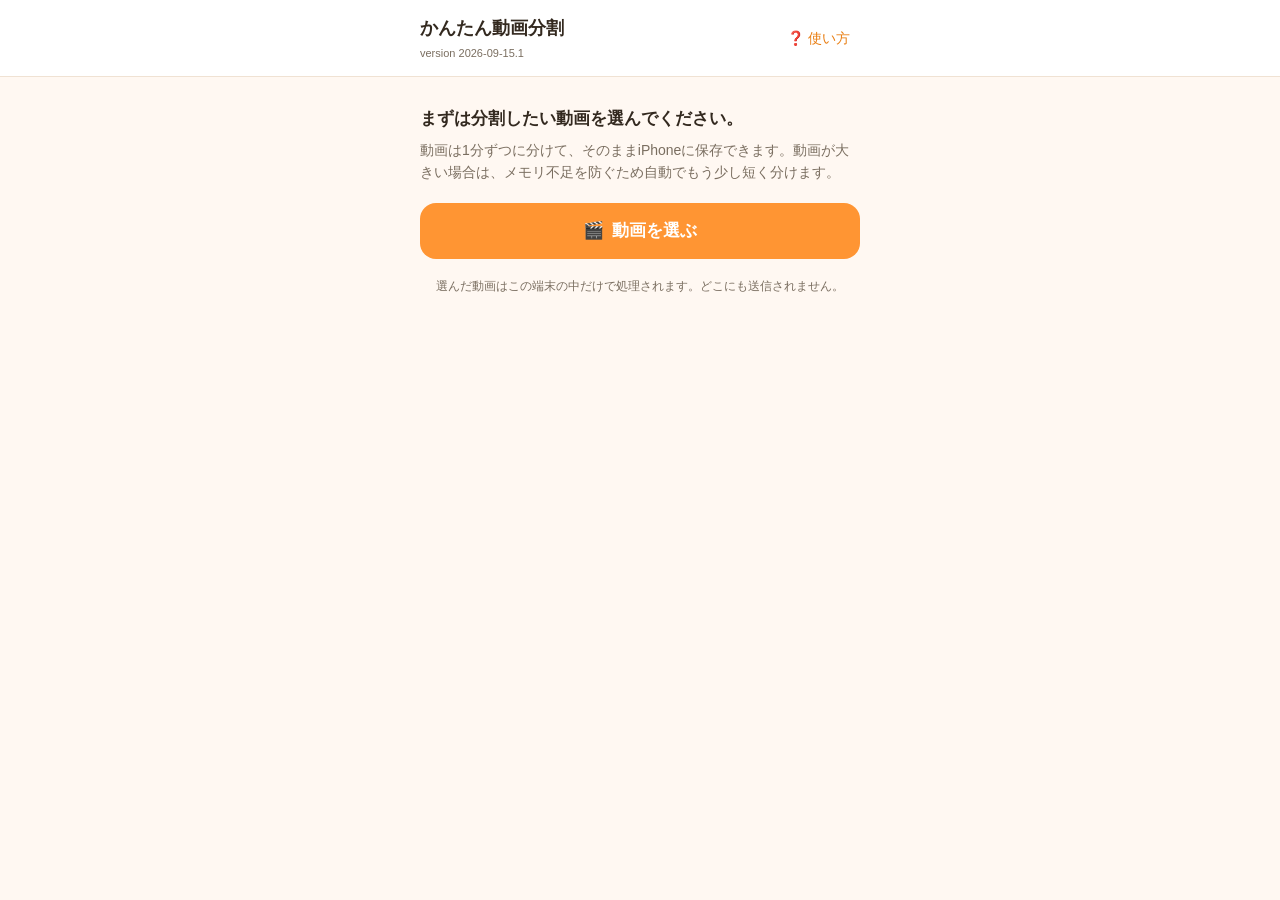
<file: index.html>
<!DOCTYPE html>
<html lang="ja">
<head>
<meta charset="UTF-8">
<meta name="viewport" content="width=device-width, initial-scale=1, viewport-fit=cover">
<title>かんたん動画分割</title>
<meta name="description" content="iPhoneで撮った動画を約1分50秒ごとに自動で分割して保存するアプリ">
<meta name="theme-color" content="#ff9533">
<link rel="manifest" href="manifest.json">
<link rel="apple-touch-icon" href="icons/icon-180.png">
<meta name="apple-mobile-web-app-capable" content="yes">
<meta name="apple-mobile-web-app-status-bar-style" content="default">
<meta name="apple-mobile-web-app-title" content="動画分割">
<link rel="stylesheet" href="style.css">
</head>
<body>

<header class="app-header">
  <div class="app-header__inner">
    <div>
      <h1 class="app-header__title">かんたん動画分割</h1>
      <p class="app-header__version" id="version-tag">-</p>
    </div>
    <a class="app-header__help" href="manual.html" target="_blank" rel="noopener" aria-label="使い方を見る（別のタブで開きます）">
      <span aria-hidden="true">❓</span> 使い方
    </a>
  </div>
</header>

<main class="app-main">

  <!-- ステップ1：動画選択（空状態） -->
  <section id="screen-select" class="screen" aria-live="polite">
    <p class="lead">まずは分割したい動画を選んでください。</p>
    <p class="sub">動画は1分ずつに分けて、そのままiPhoneに保存できます。動画が大きい場合は、メモリ不足を防ぐため自動でもう少し短く分けます。</p>

    <label class="picker-button" for="file-input">
      <span aria-hidden="true">🎬</span> 動画を選ぶ
    </label>
    <input type="file" id="file-input" accept="video/*" class="visually-hidden">

    <p class="privacy-note">選んだ動画はこの端末の中だけで処理されます。どこにも送信されません。</p>
  </section>

  <!-- ステップ2：選択した動画の確認 -->
  <section id="screen-ready" class="screen" hidden>
    <div class="file-card">
      <div class="file-card__icon" aria-hidden="true">🎞️</div>
      <div class="file-card__info">
        <p class="file-card__name" id="ready-filename">-</p>
        <p class="file-card__meta" id="ready-meta">-</p>
      </div>
    </div>

    <p class="warn-box" id="ready-size-warning" hidden></p>

    <button type="button" id="btn-start" class="primary-button">この動画を分割する</button>
    <button type="button" id="btn-reselect" class="text-button">別の動画を選び直す</button>

    <p class="error-detail" id="error-detail" hidden></p>
  </section>

  <!-- ステップ3：処理中 -->
  <section id="screen-processing" class="screen" hidden aria-live="polite">
    <div class="progress-wrap">
      <div class="progress-bar" role="progressbar" aria-valuemin="0" aria-valuemax="100" aria-valuenow="0" id="progress-bar-outer">
        <div class="progress-bar__fill" id="progress-bar-fill"></div>
      </div>
      <p class="progress-label" id="progress-label">準備しています…</p>
      <p class="progress-elapsed" id="progress-elapsed"></p>
    </div>
    <p class="sub">動画の大きさによって数秒〜数分かかります。動いていないように見えても処理中なので、この画面を閉じずにお待ちください。</p>
  </section>

  <!-- ステップ4：結果 -->
  <section id="screen-result" class="screen" hidden>
    <p class="lead" id="result-heading">分割できました</p>
    <p class="sub" id="result-elapsed"></p>
    <p class="sub" id="result-source-date"></p>
    <p class="sub" id="result-single-note" hidden>この動画は1分50秒以内だったため、1つのファイルになりました。</p>
    <p class="sub">上から順番に保存すると、元の動画の再生順のまま並びます。</p>

    <ul class="segment-list" id="segment-list"></ul>

    <button type="button" id="btn-restart" class="text-button">はじめからやり直す</button>
  </section>

</main>

<!-- トースト（成功・失敗の合図） -->
<div id="toast" class="toast" role="status" aria-live="assertive" hidden></div>

<script src="app.js" defer></script>
</body>
</html>
</file>
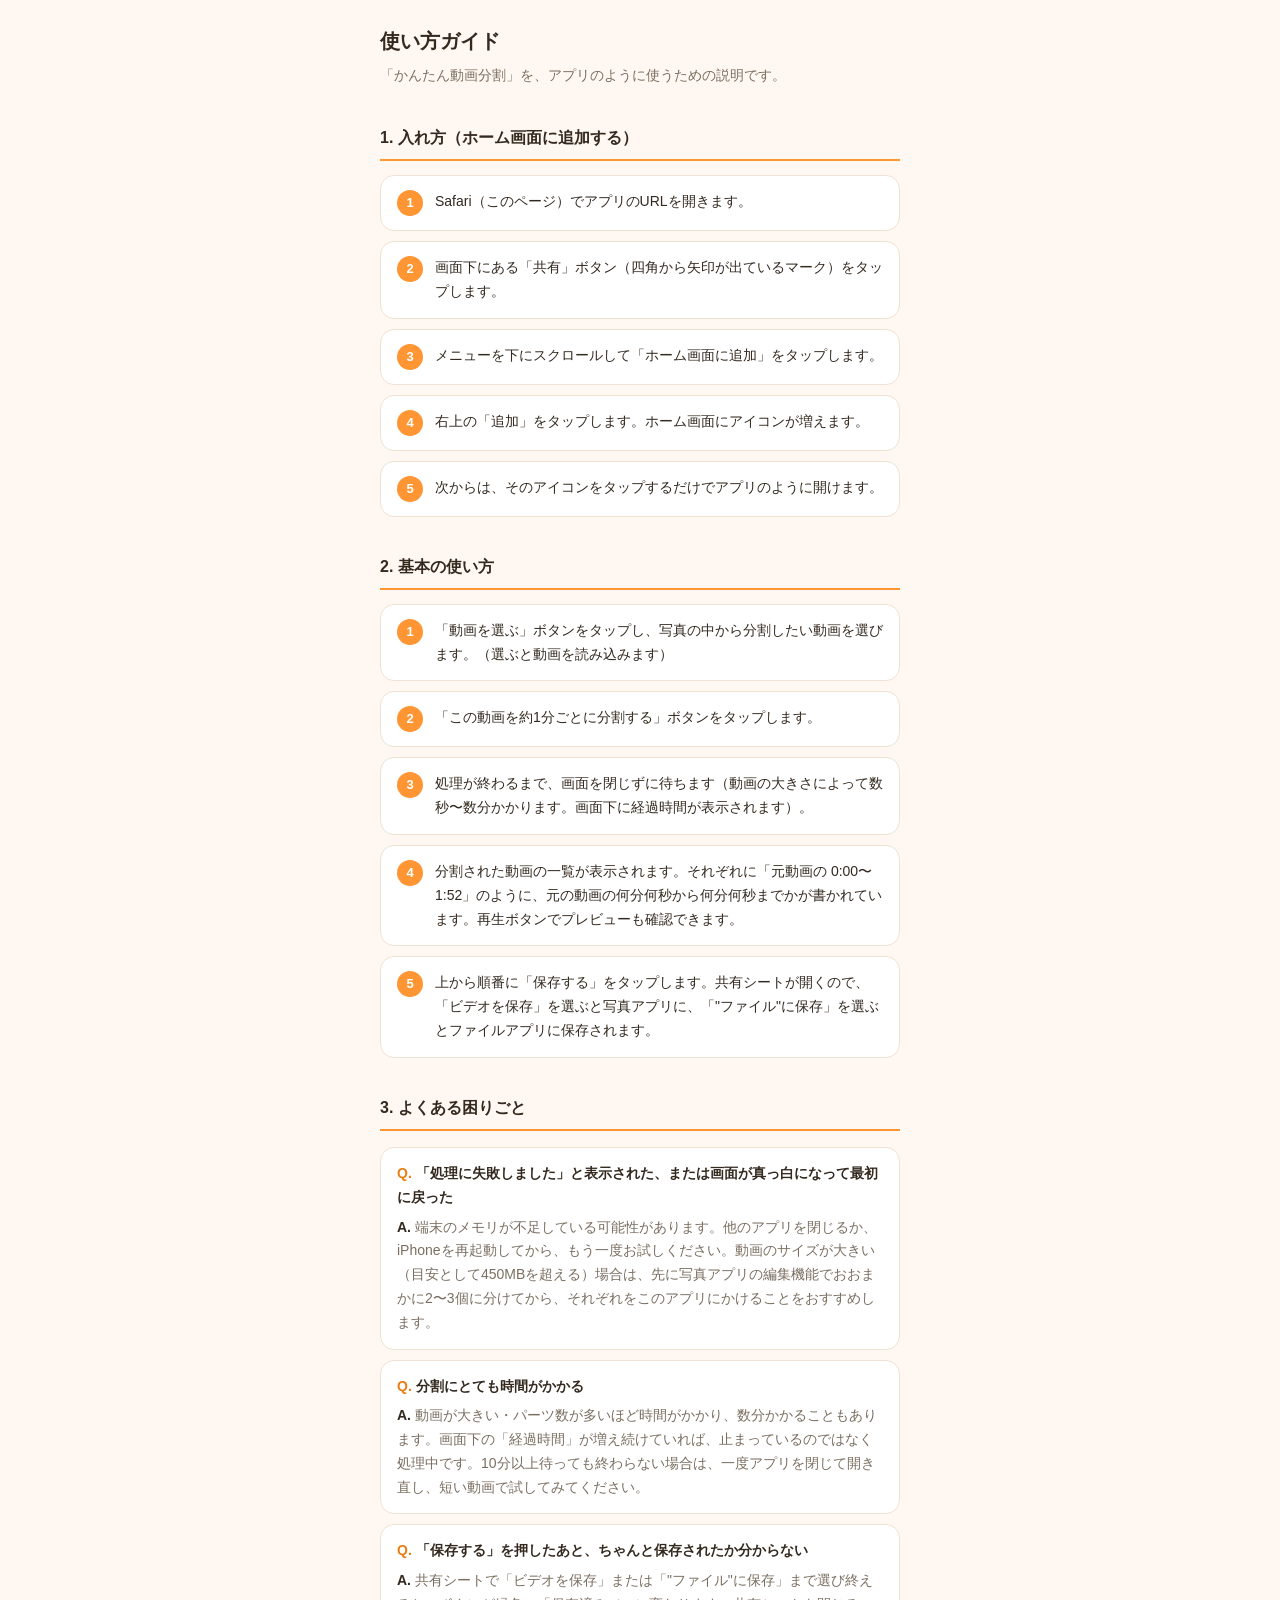
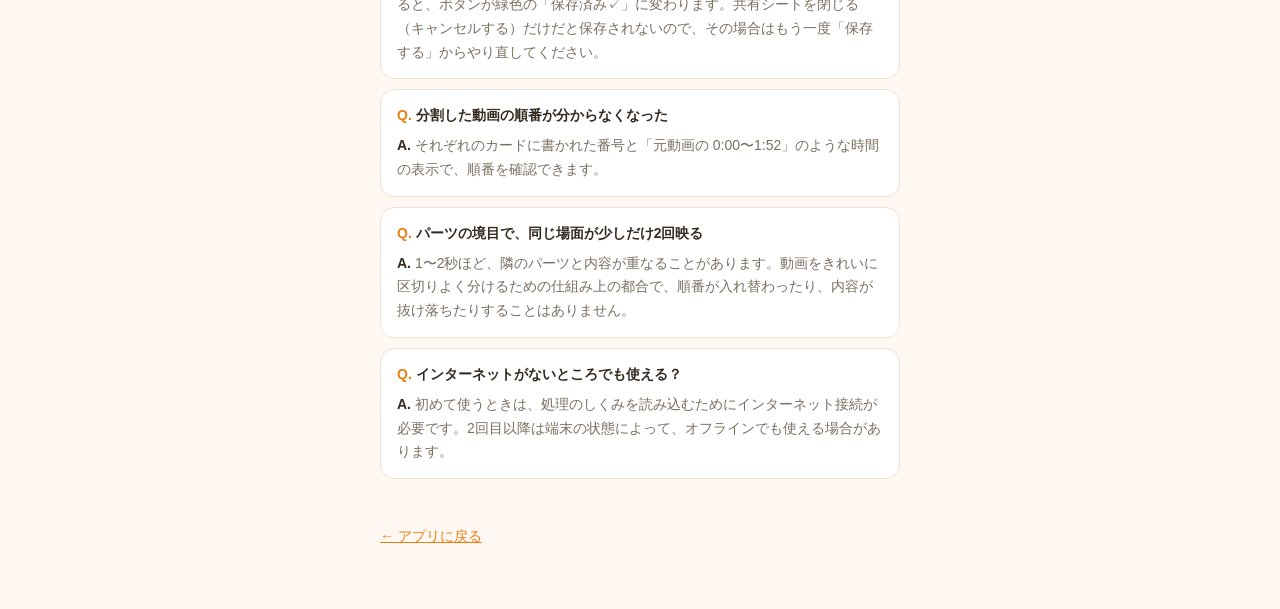
<file: manual.html>
<!DOCTYPE html>
<html lang="ja">
<head>
<meta charset="UTF-8">
<meta name="viewport" content="width=device-width, initial-scale=1">
<title>使い方 - かんたん動画分割</title>
<style>
  :root {
    --bg: #fff8f2;
    --card: #ffffff;
    --accent: #ff9533;
    --accent-dark: #e97e12;
    --text: #33291f;
    --text-sub: #7a6e60;
    --border: #f0e2d3;
  }
  * { box-sizing: border-box; }
  body {
    margin: 0;
    background: var(--bg);
    color: var(--text);
    font-family: -apple-system, BlinkMacSystemFont, "Hiragino Sans", "Yu Gothic", sans-serif;
    line-height: 1.7;
  }
  .wrap { max-width: 560px; margin: 0 auto; padding: 24px 20px 60px; }
  h1 { font-size: 20px; margin: 0 0 6px; }
  .lead { color: var(--text-sub); font-size: 14px; margin: 0 0 28px; }
  h2 {
    font-size: 16px;
    margin: 36px 0 14px;
    padding-bottom: 8px;
    border-bottom: 2px solid var(--accent);
  }
  ol.steps { list-style: none; margin: 0; padding: 0; }
  ol.steps > li {
    display: flex;
    gap: 12px;
    background: var(--card);
    border: 1px solid var(--border);
    border-radius: 14px;
    padding: 14px 16px;
    margin-bottom: 10px;
    align-items: flex-start;
  }
  .step-num {
    flex: none;
    width: 26px; height: 26px;
    border-radius: 50%;
    background: var(--accent);
    color: #fff;
    font-size: 13px;
    font-weight: 700;
    display: flex; align-items: center; justify-content: center;
  }
  .step-text { font-size: 14px; }
  .faq {
    background: var(--card);
    border: 1px solid var(--border);
    border-radius: 14px;
    padding: 14px 16px;
    margin-bottom: 10px;
  }
  .faq dt {
    font-weight: 700;
    font-size: 14px;
    margin-bottom: 6px;
  }
  .faq dt::before { content: "Q. "; color: var(--accent-dark); }
  .faq dd {
    margin: 0;
    font-size: 14px;
    color: var(--text-sub);
  }
  .faq dd::before { content: "A. "; color: var(--text); font-weight: 700; }
  a { color: var(--accent-dark); }
  .back {
    display: inline-block;
    margin-top: 30px;
    font-size: 14px;
  }
</style>
</head>
<body>
<div class="wrap">
  <h1>使い方ガイド</h1>
  <p class="lead">「かんたん動画分割」を、アプリのように使うための説明です。</p>

  <h2>1. 入れ方（ホーム画面に追加する）</h2>
  <ol class="steps">
    <li><span class="step-num">1</span><span class="step-text">Safari（このページ）でアプリのURLを開きます。</span></li>
    <li><span class="step-num">2</span><span class="step-text">画面下にある「共有」ボタン（四角から矢印が出ているマーク）をタップします。</span></li>
    <li><span class="step-num">3</span><span class="step-text">メニューを下にスクロールして「ホーム画面に追加」をタップします。</span></li>
    <li><span class="step-num">4</span><span class="step-text">右上の「追加」をタップします。ホーム画面にアイコンが増えます。</span></li>
    <li><span class="step-num">5</span><span class="step-text">次からは、そのアイコンをタップするだけでアプリのように開けます。</span></li>
  </ol>

  <h2>2. 基本の使い方</h2>
  <ol class="steps">
    <li><span class="step-num">1</span><span class="step-text">「動画を選ぶ」ボタンをタップし、写真の中から分割したい動画を選びます。（選ぶと動画を読み込みます）</span></li>
    <li><span class="step-num">2</span><span class="step-text">「この動画を約1分ごとに分割する」ボタンをタップします。</span></li>
    <li><span class="step-num">3</span><span class="step-text">処理が終わるまで、画面を閉じずに待ちます（動画の大きさによって数秒〜数分かかります。画面下に経過時間が表示されます）。</span></li>
    <li><span class="step-num">4</span><span class="step-text">分割された動画の一覧が表示されます。それぞれに「元動画の 0:00〜1:52」のように、元の動画の何分何秒から何分何秒までかが書かれています。再生ボタンでプレビューも確認できます。</span></li>
    <li><span class="step-num">5</span><span class="step-text">上から順番に「保存する」をタップします。共有シートが開くので、「ビデオを保存」を選ぶと写真アプリに、「"ファイル"に保存」を選ぶとファイルアプリに保存されます。</span></li>
  </ol>

  <h2>3. よくある困りごと</h2>
  <dl>
    <div class="faq">
      <dt>「処理に失敗しました」と表示された、または画面が真っ白になって最初に戻った</dt>
      <dd>端末のメモリが不足している可能性があります。他のアプリを閉じるか、iPhoneを再起動してから、もう一度お試しください。動画のサイズが大きい（目安として450MBを超える）場合は、先に写真アプリの編集機能でおおまかに2〜3個に分けてから、それぞれをこのアプリにかけることをおすすめします。</dd>
    </div>
    <div class="faq">
      <dt>分割にとても時間がかかる</dt>
      <dd>動画が大きい・パーツ数が多いほど時間がかかり、数分かかることもあります。画面下の「経過時間」が増え続けていれば、止まっているのではなく処理中です。10分以上待っても終わらない場合は、一度アプリを閉じて開き直し、短い動画で試してみてください。</dd>
    </div>
    <div class="faq">
      <dt>「保存する」を押したあと、ちゃんと保存されたか分からない</dt>
      <dd>共有シートで「ビデオを保存」または「"ファイル"に保存」まで選び終えると、ボタンが緑色の「保存済み✓」に変わります。共有シートを閉じる（キャンセルする）だけだと保存されないので、その場合はもう一度「保存する」からやり直してください。</dd>
    </div>
    <div class="faq">
      <dt>分割した動画の順番が分からなくなった</dt>
      <dd>それぞれのカードに書かれた番号と「元動画の 0:00〜1:52」のような時間の表示で、順番を確認できます。</dd>
    </div>
    <div class="faq">
      <dt>パーツの境目で、同じ場面が少しだけ2回映る</dt>
      <dd>1〜2秒ほど、隣のパーツと内容が重なることがあります。動画をきれいに区切りよく分けるための仕組み上の都合で、順番が入れ替わったり、内容が抜け落ちたりすることはありません。</dd>
    </div>
    <div class="faq">
      <dt>インターネットがないところでも使える？</dt>
      <dd>初めて使うときは、処理のしくみを読み込むためにインターネット接続が必要です。2回目以降は端末の状態によって、オフラインでも使える場合があります。</dd>
    </div>
  </dl>

  <a class="back" href="index.html">← アプリに戻る</a>
</div>
</body>
</html>
</file>
<file: style.css>
:root {
  color-scheme: light;
  --bg: #fff8f2;
  --card-bg: #ffffff;
  --accent: #ff9533;
  --accent-dark: #e97e12;
  --text: #33291f;
  --text-sub: #7a6e60;
  --border: #f0e2d3;
  --success: #2f9e5c;
  --error: #d64545;
  --radius: 16px;
}

* { box-sizing: border-box; }

html, body {
  margin: 0;
  padding: 0;
  background: var(--bg);
  color: var(--text);
  font-family: -apple-system, BlinkMacSystemFont, "Hiragino Sans", "Yu Gothic", sans-serif;
  line-height: 1.6;
}

.visually-hidden {
  position: absolute;
  width: 1px; height: 1px;
  overflow: hidden;
  clip: rect(0 0 0 0);
  white-space: nowrap;
}

/* ヘッダー */
.app-header {
  background: var(--card-bg);
  border-bottom: 1px solid var(--border);
  position: sticky;
  top: 0;
  z-index: 10;
}
.app-header__inner {
  max-width: 480px;
  margin: 0 auto;
  padding: 14px 20px;
  display: flex;
  align-items: center;
  justify-content: space-between;
}
.app-header__title {
  font-size: 18px;
  margin: 0;
  font-weight: 700;
}
.app-header__version {
  margin: 2px 0 0;
  font-size: 11px;
  color: var(--text-sub);
}
.app-header__help {
  color: var(--accent-dark);
  text-decoration: none;
  font-size: 14px;
  padding: 8px 10px;
  min-height: 40px;
  min-width: 40px;
  display: inline-flex;
  align-items: center;
  gap: 4px;
  border-radius: 10px;
}
.app-header__help:hover,
.app-header__help:focus-visible {
  background: var(--bg);
}

/* メイン */
.app-main {
  max-width: 480px;
  margin: 0 auto;
  padding: 28px 20px 60px;
}

.screen { width: 100%; }

.lead {
  font-size: 17px;
  font-weight: 700;
  margin: 0 0 6px;
}
.sub {
  font-size: 14px;
  color: var(--text-sub);
  margin: 0 0 20px;
}
.privacy-note {
  font-size: 12px;
  color: var(--text-sub);
  text-align: center;
  margin-top: 18px;
}

/* 主役ボタン */
.primary-button {
  display: block;
  width: 100%;
  min-height: 52px;
  background: var(--accent);
  color: #fff;
  border: none;
  border-radius: var(--radius);
  font-size: 17px;
  font-weight: 700;
  cursor: pointer;
  padding: 14px 20px;
  text-align: center;
  transition: background .15s ease, transform .05s ease;
}
.primary-button:hover { background: var(--accent-dark); }
.primary-button:active { transform: scale(0.98); }
.primary-button:focus-visible {
  outline: 3px solid var(--accent-dark);
  outline-offset: 2px;
}
.primary-button:disabled {
  background: #e5c9a8;
  cursor: not-allowed;
}

.picker-button {
  display: flex;
  align-items: center;
  justify-content: center;
  gap: 8px;
  width: 100%;
  min-height: 52px;
  background: var(--accent);
  color: #fff;
  border-radius: var(--radius);
  font-size: 17px;
  font-weight: 700;
  cursor: pointer;
  padding: 14px 20px;
  text-align: center;
  transition: background .15s ease, transform .05s ease;
}
.picker-button:hover { background: var(--accent-dark); }
.picker-button:active { transform: scale(0.98); }
.picker-button:has(+ input:focus-visible) {
  outline: 3px solid var(--accent-dark);
  outline-offset: 2px;
}

.text-button {
  display: block;
  width: 100%;
  min-height: 40px;
  background: none;
  border: none;
  color: var(--text-sub);
  font-size: 14px;
  text-decoration: underline;
  cursor: pointer;
  margin-top: 14px;
  padding: 8px;
}
.text-button:hover { color: var(--text); }
.text-button:focus-visible {
  outline: 2px solid var(--accent-dark);
  outline-offset: 2px;
  border-radius: 6px;
}

/* 失敗時の技術的な詳細（開発者向け・折りたたみ表示） */
.warn-box {
  margin-bottom: 16px;
  padding: 12px 14px;
  border: 1px solid #f0c674;
  border-radius: var(--radius);
  background: #fff8e6;
  color: #7a5b00;
  font-size: 13px;
  line-height: 1.6;
}

.error-detail {
  margin-top: 20px;
  padding: 10px 12px;
  border: 1px dashed var(--border);
  border-radius: 10px;
  background: var(--bg);
  color: var(--text-sub);
  font-size: 11px;
  font-family: ui-monospace, SFMono-Regular, Menlo, monospace;
  line-height: 1.5;
  white-space: pre-wrap;
  word-break: break-all;
  user-select: text;
  -webkit-user-select: text;
}

/* 選択済みファイルカード */
.file-card {
  display: flex;
  align-items: center;
  gap: 14px;
  background: var(--card-bg);
  border: 1px solid var(--border);
  border-radius: var(--radius);
  padding: 16px;
  margin-bottom: 20px;
}
.file-card__icon { font-size: 32px; }
.file-card__info { min-width: 0; }
.file-card__name {
  margin: 0 0 4px;
  font-weight: 700;
  font-size: 15px;
  overflow: hidden;
  text-overflow: ellipsis;
  white-space: nowrap;
}
.file-card__meta {
  margin: 0;
  font-size: 13px;
  color: var(--text-sub);
}

/* 進捗 */
.progress-wrap { margin: 40px 0 8px; }
.progress-bar {
  width: 100%;
  height: 14px;
  background: var(--border);
  border-radius: 999px;
  overflow: hidden;
}
.progress-bar__fill {
  height: 100%;
  width: 0%;
  background: var(--accent);
  border-radius: 999px;
  transition: width .3s ease;
  background-image: linear-gradient(
    90deg,
    rgba(255,255,255,0) 0%,
    rgba(255,255,255,.35) 50%,
    rgba(255,255,255,0) 100%
  );
  background-size: 60px 100%;
  background-repeat: no-repeat;
  animation: progress-shimmer 1.4s linear infinite;
}
@keyframes progress-shimmer {
  0% { background-position: -60px 0; }
  100% { background-position: calc(100% + 60px) 0; }
}
.progress-label {
  text-align: center;
  font-size: 14px;
  color: var(--text-sub);
  margin: 10px 0 0;
}
.progress-elapsed {
  text-align: center;
  font-size: 12px;
  color: var(--text-sub);
  margin: 4px 0 0;
}

/* 結果リスト */
.segment-list {
  list-style: none;
  margin: 0 0 8px;
  padding: 0;
  display: flex;
  flex-direction: column;
  gap: 10px;
}
.segment-item {
  background: var(--card-bg);
  border: 1px solid var(--border);
  border-radius: var(--radius);
  padding: 14px;
}
.segment-item__row {
  display: flex;
  align-items: center;
  gap: 12px;
}
.segment-item__badge {
  flex: none;
  width: 32px;
  height: 32px;
  border-radius: 50%;
  background: var(--accent);
  color: #fff;
  font-size: 14px;
  font-weight: 700;
  display: flex;
  align-items: center;
  justify-content: center;
}
.segment-item__info { flex: 1; min-width: 0; }
.segment-item__range {
  margin: 0;
  font-size: 14px;
  font-weight: 700;
}
.segment-item__dur {
  margin: 2px 0 0;
  font-size: 12px;
  color: var(--text-sub);
}
.segment-item__save {
  flex: none;
  min-height: 40px;
  min-width: 76px;
  background: var(--accent);
  color: #fff;
  border: none;
  border-radius: 10px;
  font-family: inherit;
  font-size: 13px;
  font-weight: 700;
  cursor: pointer;
  padding: 8px 12px;
  text-decoration: none;
  display: inline-flex;
  align-items: center;
  justify-content: center;
}
.segment-item__save:hover { background: var(--accent-dark); }
.segment-item__save:focus-visible {
  outline: 3px solid var(--accent-dark);
  outline-offset: 2px;
}
.segment-item__save[data-saved="true"] {
  background: var(--success);
}
.segment-item__preview {
  display: block;
  width: 100%;
  max-height: 220px;
  margin-top: 12px;
  border-radius: 12px;
  background: #000;
}
/* トースト */
.toast {
  position: fixed;
  left: 50%;
  bottom: 28px;
  transform: translateX(-50%);
  max-width: calc(100% - 40px);
  background: var(--text);
  color: #fff;
  padding: 12px 18px;
  border-radius: 999px;
  font-size: 14px;
  text-align: center;
  box-shadow: 0 6px 20px rgba(0,0,0,.18);
  z-index: 100;
}
.toast[data-type="error"] {
  background: var(--error);
  border-radius: var(--radius);
  text-align: left;
}
.toast[data-type="caution"] {
  background: #b8860b;
  border-radius: var(--radius);
  text-align: left;
}

@media (max-width: 360px) {
  .app-main { padding: 24px 14px 50px; }
}
</file>
